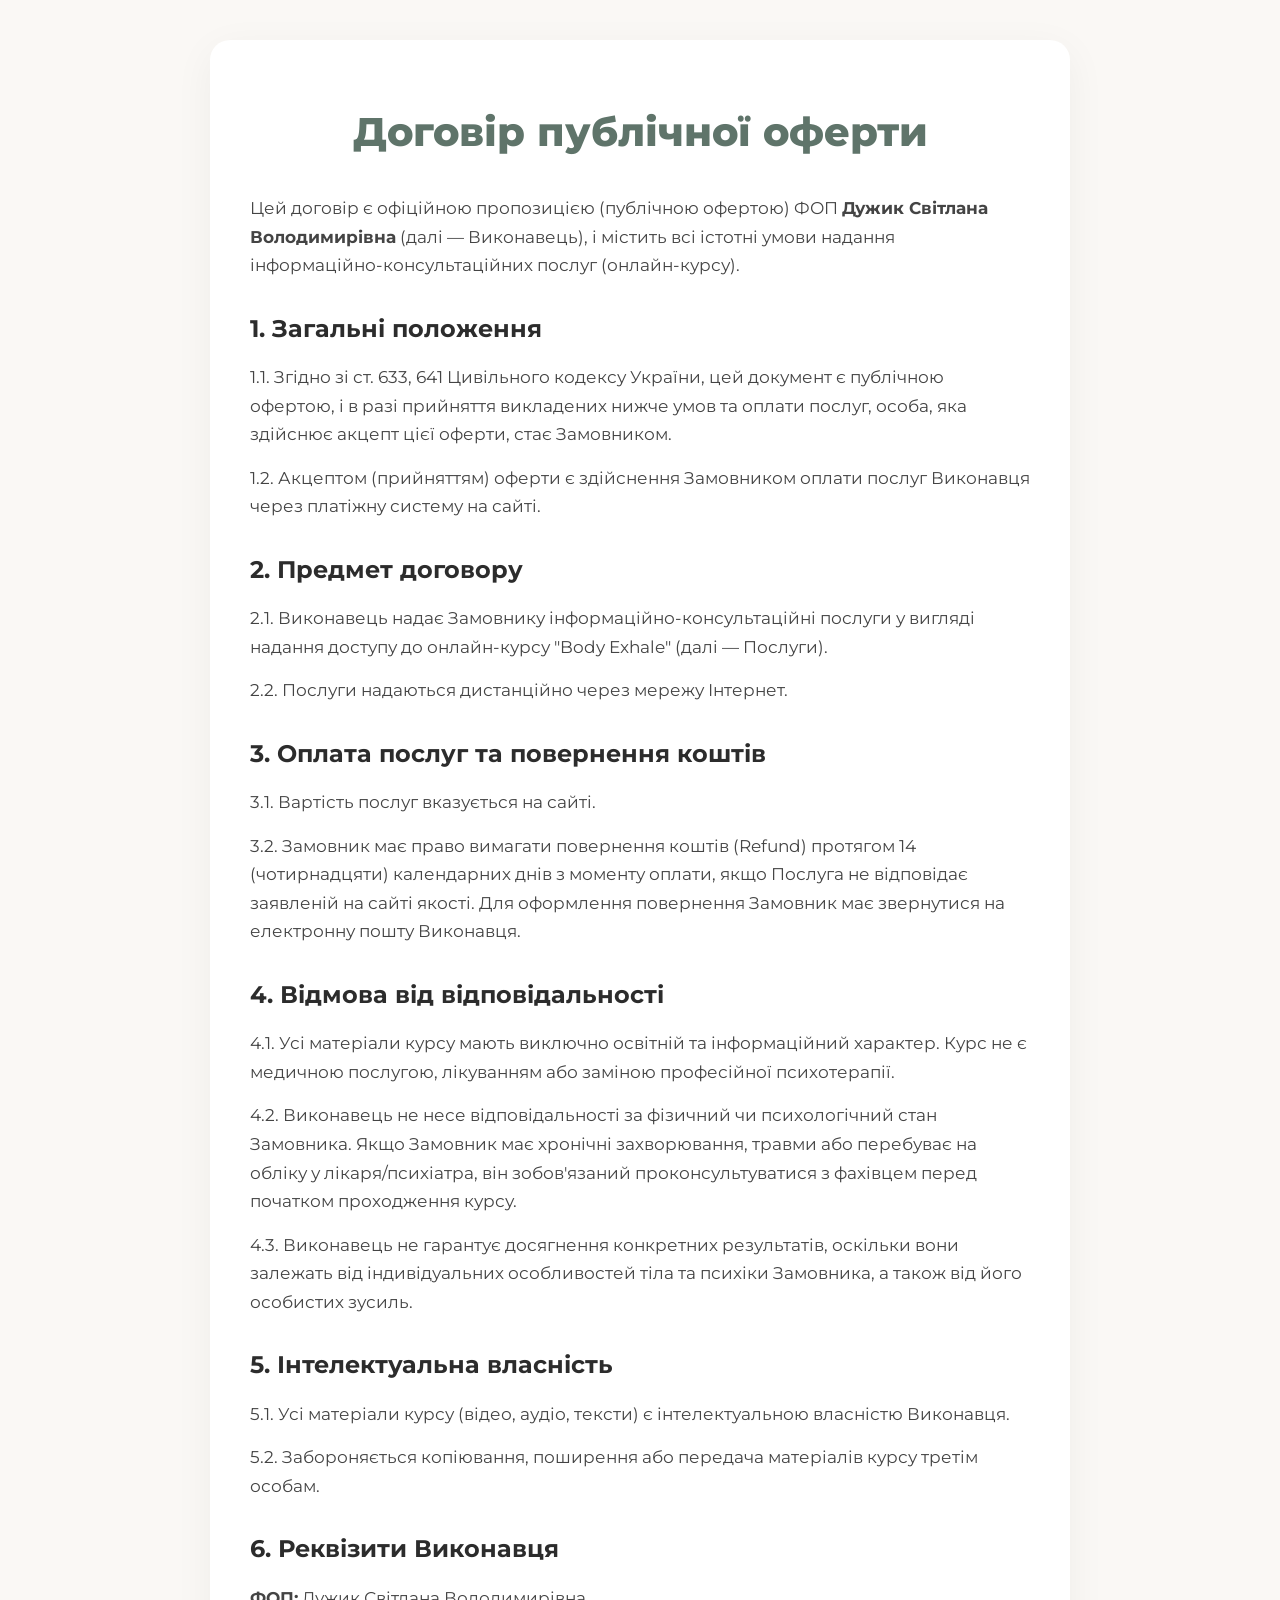
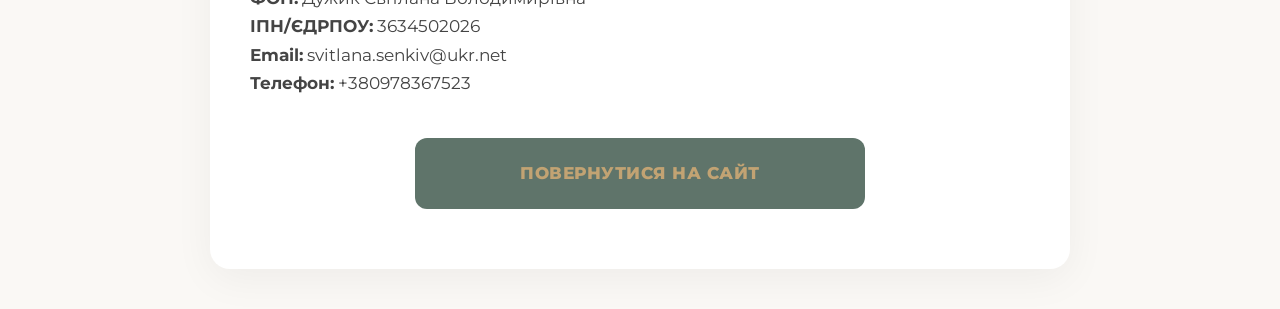
<file: offer.html>
<!DOCTYPE html>
<html lang="uk">
<head>
    <meta charset="UTF-8">
    <meta name="viewport" content="width=device-width, initial-scale=1.0">
    <title>Публічна оферта | Body Exhale</title>
    <link href="https://fonts.googleapis.com/css2?family=Montserrat:wght@300;400;500;600;700&family=Cormorant+Garamond:ital,wght@0,600;1,400&display=swap" rel="stylesheet">
    <link rel="stylesheet" href="style.css">
    <style>
        .legal-page { background: #fff; padding: 60px 40px; border-radius: 20px; text-align: left; margin: 40px auto; box-shadow: 0 10px 40px rgba(0,0,0,0.05); }
        .legal-page h1 { font-size: 2.5rem; margin-bottom: 30px; color: var(--bg-dark); text-align: center; }
        .legal-page h2 { font-size: 1.5rem; margin: 30px 0 15px; font-family: 'Montserrat', sans-serif; font-weight: 700; }
        .legal-page p, .legal-page li { margin-bottom: 15px; font-size: 1.05rem; color: #444; line-height: 1.7; }
        .legal-page ul { margin-left: 20px; margin-bottom: 20px; }
    </style>
</head>
<body>
    <div class="container">
        <div class="legal-page">
            <h1>Договір публічної оферти</h1>
            <p>Цей договір є офіційною пропозицією (публічною офертою) ФОП <strong>Дужик Світлана Володимирівна</strong> (далі — Виконавець), і містить всі істотні умови надання інформаційно-консультаційних послуг (онлайн-курсу).</p>
            
            <h2>1. Загальні положення</h2>
            <p>1.1. Згідно зі ст. 633, 641 Цивільного кодексу України, цей документ є публічною офертою, і в разі прийняття викладених нижче умов та оплати послуг, особа, яка здійснює акцепт цієї оферти, стає Замовником.</p>
            <p>1.2. Акцептом (прийняттям) оферти є здійснення Замовником оплати послуг Виконавця через платіжну систему на сайті.</p>

            <h2>2. Предмет договору</h2>
            <p>2.1. Виконавець надає Замовнику інформаційно-консультаційні послуги у вигляді надання доступу до онлайн-курсу "Body Exhale" (далі — Послуги).</p>
            <p>2.2. Послуги надаються дистанційно через мережу Інтернет.</p>

            <h2>3. Оплата послуг та повернення коштів</h2>
            <p>3.1. Вартість послуг вказується на сайті.</p>
            <p>3.2. Замовник має право вимагати повернення коштів (Refund) протягом 14 (чотирнадцяти) календарних днів з моменту оплати, якщо Послуга не відповідає заявленій на сайті якості. Для оформлення повернення Замовник має звернутися на електронну пошту Виконавця.</p>

            <h2>4. Відмова від відповідальності </h2>
            <p>4.1. Усі матеріали курсу мають виключно освітній та інформаційний характер. Курс не є медичною послугою, лікуванням або заміною професійної психотерапії.</p>
            <p>4.2. Виконавець не несе відповідальності за фізичний чи психологічний стан Замовника. Якщо Замовник має хронічні захворювання, травми або перебуває на обліку у лікаря/психіатра, він зобов'язаний проконсультуватися з фахівцем перед початком проходження курсу.</p>
            <p>4.3. Виконавець не гарантує досягнення конкретних результатів, оскільки вони залежать від індивідуальних особливостей тіла та психіки Замовника, а також від його особистих зусиль.</p>

            <h2>5. Інтелектуальна власність</h2>
            <p>5.1. Усі матеріали курсу (відео, аудіо, тексти) є інтелектуальною власністю Виконавця.</p>
            <p>5.2. Забороняється копіювання, поширення або передача матеріалів курсу третім особам.</p>

            <h2>6. Реквізити Виконавця</h2>
            <p>
                <strong>ФОП:</strong> Дужик Світлана Володимирівна<br>
                <strong>ІПН/ЄДРПОУ:</strong> 3634502026<br>
                <strong>Email:</strong> svitlana.senkiv@ukr.net<br>
                <strong>Телефон:</strong> +380978367523
            </p>
            
            <div style="text-align: center; margin-top: 40px;">
                <a href="index.html" class="btn btn-dark">Повернутися на сайт</a>
            </div>
        </div>
    </div>
</body>
</html>
</file>
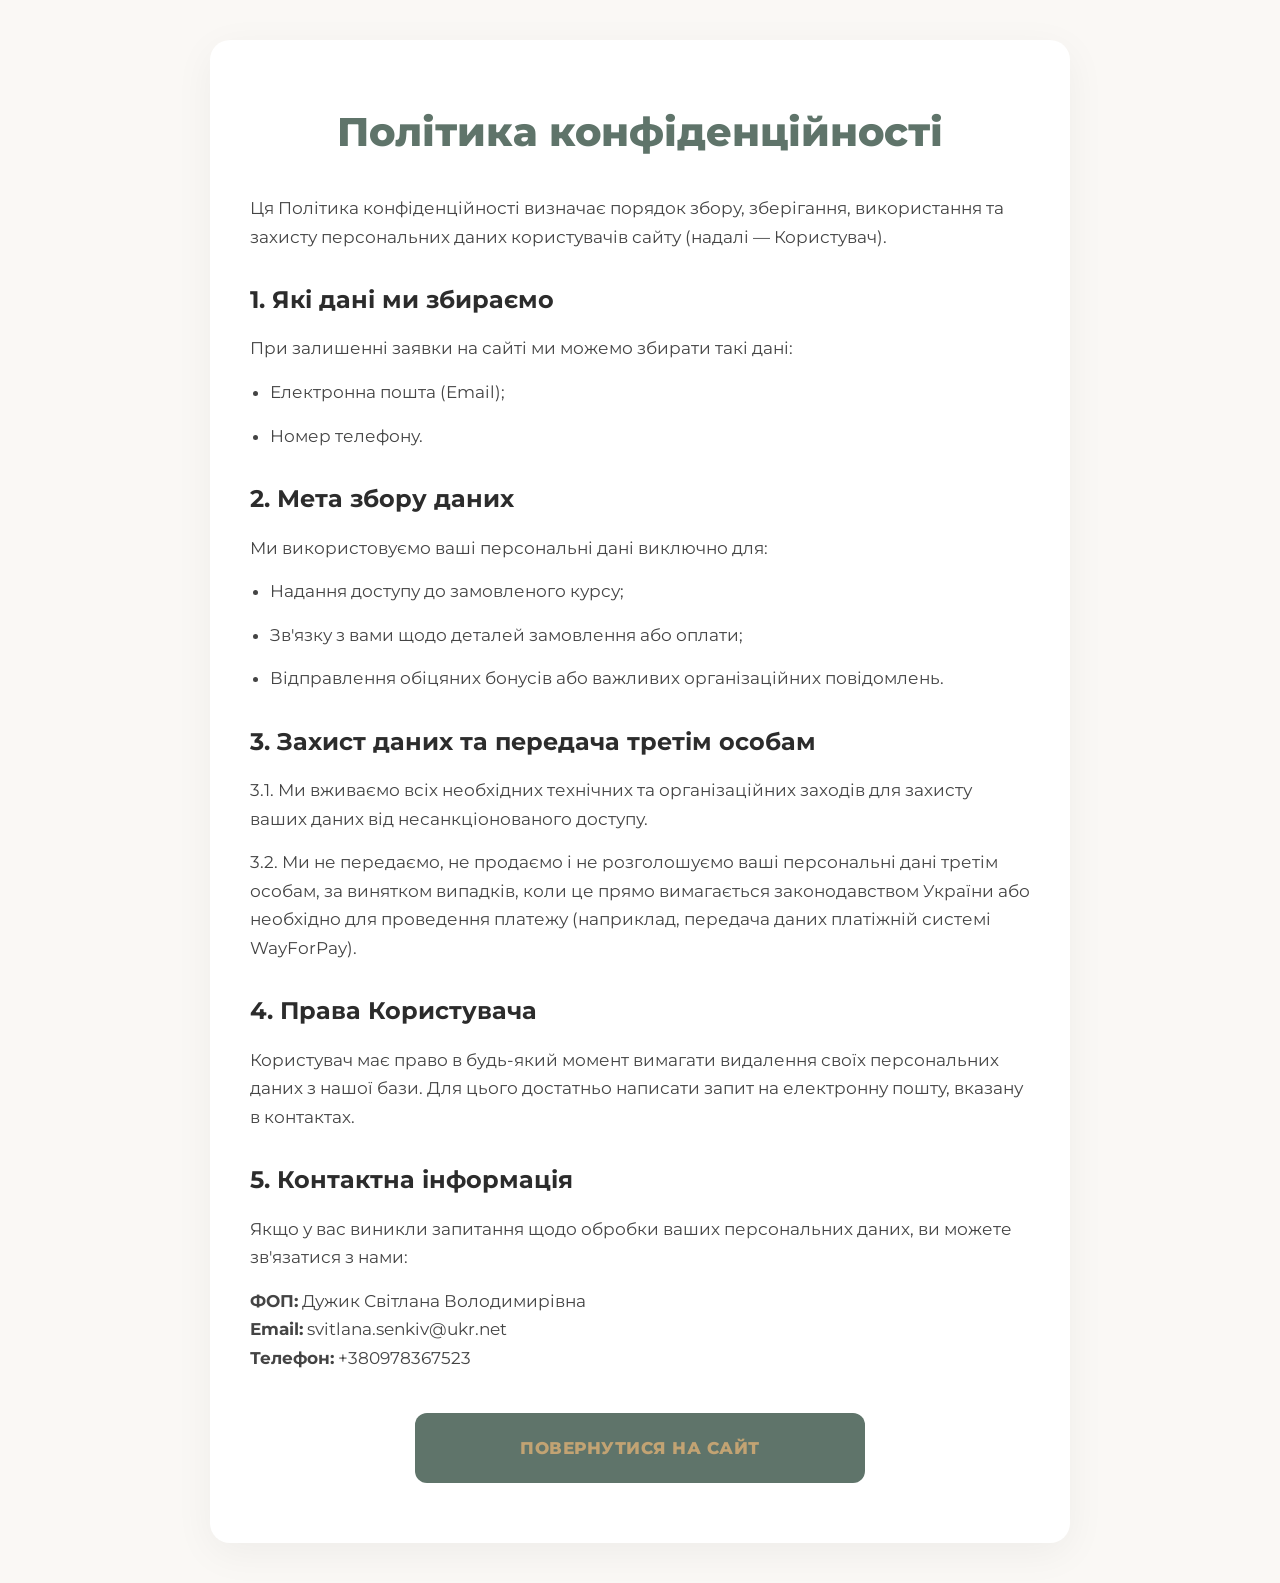
<file: privacy.html>
<!DOCTYPE html>
<html lang="uk">
<head>
    <meta charset="UTF-8">
    <meta name="viewport" content="width=device-width, initial-scale=1.0">
    <title>Політика конфіденційності | Body Exhale</title>
    <link href="https://fonts.googleapis.com/css2?family=Montserrat:wght@300;400;500;600;700&family=Cormorant+Garamond:ital,wght@0,600;1,400&display=swap" rel="stylesheet">
    <link rel="stylesheet" href="style.css">
    <style>
        .legal-page { background: #fff; padding: 60px 40px; border-radius: 20px; text-align: left; margin: 40px auto; box-shadow: 0 10px 40px rgba(0,0,0,0.05); }
        .legal-page h1 { font-size: 2.5rem; margin-bottom: 30px; color: var(--bg-dark); text-align: center; }
        .legal-page h2 { font-size: 1.5rem; margin: 30px 0 15px; font-family: 'Montserrat', sans-serif; font-weight: 700; }
        .legal-page p, .legal-page li { margin-bottom: 15px; font-size: 1.05rem; color: #444; line-height: 1.7; }
        .legal-page ul { margin-left: 20px; margin-bottom: 20px; }
    </style>
</head>
<body>
    <div class="container">
        <div class="legal-page">
            <h1>Політика конфіденційності</h1>
            <p>Ця Політика конфіденційності визначає порядок збору, зберігання, використання та захисту персональних даних користувачів сайту (надалі — Користувач).</p>

            <h2>1. Які дані ми збираємо</h2>
            <p>При залишенні заявки на сайті ми можемо збирати такі дані:</p>
            <ul>
                <li>Електронна пошта (Email);</li>
                <li>Номер телефону.</li>
            </ul>

            <h2>2. Мета збору даних</h2>
            <p>Ми використовуємо ваші персональні дані виключно для:</p>
            <ul>
                <li>Надання доступу до замовленого курсу;</li>
                <li>Зв'язку з вами щодо деталей замовлення або оплати;</li>
                <li>Відправлення обіцяних бонусів або важливих організаційних повідомлень.</li>
            </ul>

            <h2>3. Захист даних та передача третім особам</h2>
            <p>3.1. Ми вживаємо всіх необхідних технічних та організаційних заходів для захисту ваших даних від несанкціонованого доступу.</p>
            <p>3.2. Ми не передаємо, не продаємо і не розголошуємо ваші персональні дані третім особам, за винятком випадків, коли це прямо вимагається законодавством України або необхідно для проведення платежу (наприклад, передача даних платіжній системі WayForPay).</p>

            <h2>4. Права Користувача</h2>
            <p>Користувач має право в будь-який момент вимагати видалення своїх персональних даних з нашої бази. Для цього достатньо написати запит на електронну пошту, вказану в контактах.</p>

            <h2>5. Контактна інформація</h2>
            <p>Якщо у вас виникли запитання щодо обробки ваших персональних даних, ви можете зв'язатися з нами:</p>
            <p>
                <strong>ФОП:</strong> Дужик Світлана Володимирівна<br>
                <strong>Email:</strong> svitlana.senkiv@ukr.net<br>
                <strong>Телефон:</strong> +380978367523
            </p>
            
            <div style="text-align: center; margin-top: 40px;">
                <a href="index.html" class="btn btn-dark">Повернутися на сайт</a>
            </div>
        </div>
    </div>
</body>
</html>
</file>
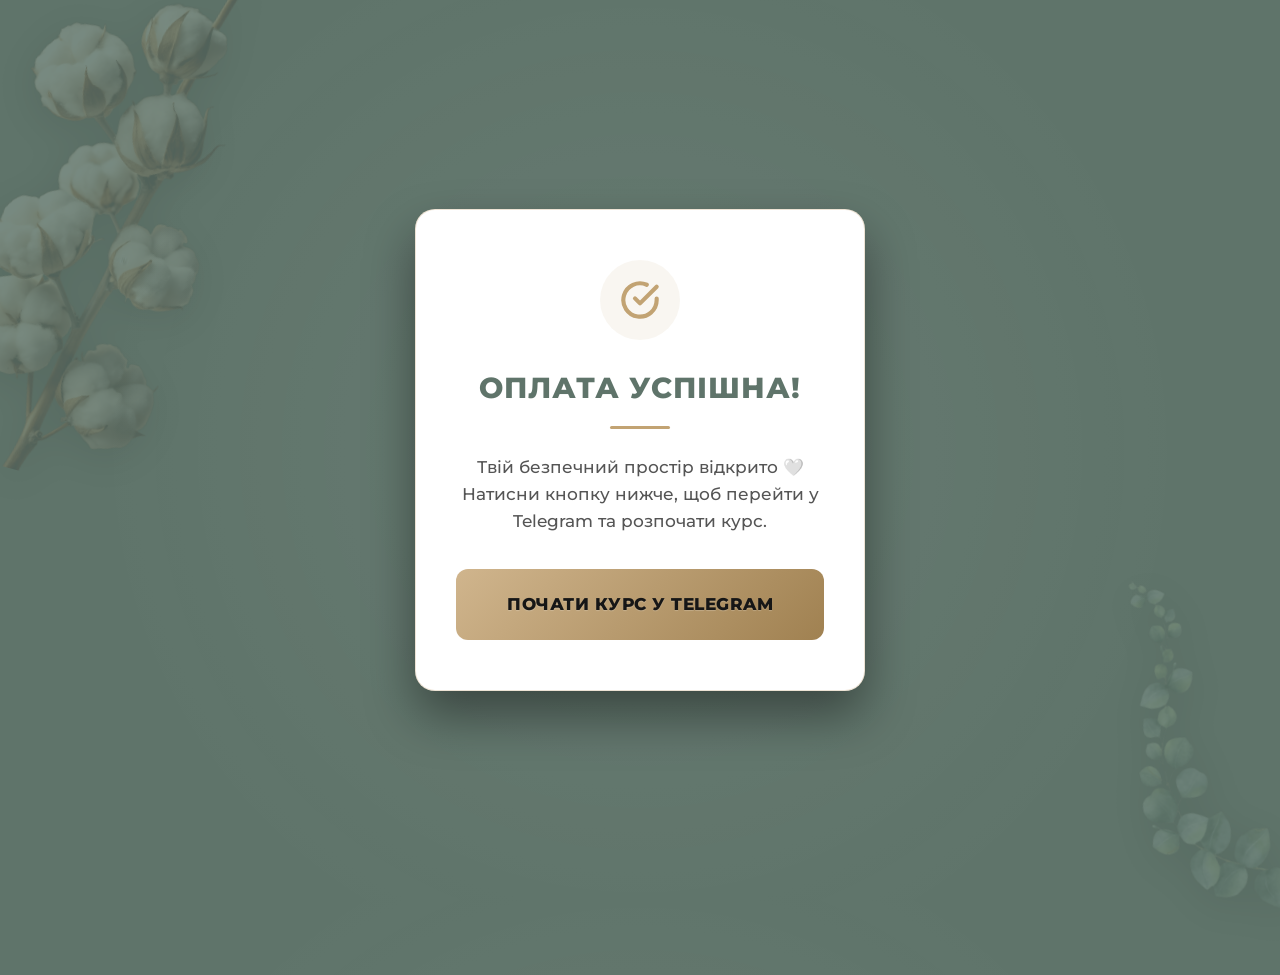
<file: success.html>
<!DOCTYPE html>
<html lang="uk">
<head>
    <meta charset="UTF-8">
    <meta name="viewport" content="width=device-width, initial-scale=1.0">
    <title>Оплата успішна | Body Exhale</title>
    <meta name="facebook-domain-verification" content="mfu9cwr9xoaihtvyh222j7u4irdtxe" />
    
    <link href="https://fonts.googleapis.com/css2?family=Montserrat:wght@300;400;500;600;700;800&family=Cormorant+Garamond:ital,wght@0,400;0,600;1,400&display=swap" rel="stylesheet">
    
    <link rel="stylesheet" href="style.css">

    <style>
        /* Специфічні стилі саме для центрування цієї сторінки */
        body {
            background-color: var(--bg-dark); /* Темно-зелений фон */
            min-height: 100vh;
            display: flex;
            align-items: center;
            justify-content: center;
            padding: 20px;
            overflow: hidden; /* Щоб не було зайвого скролу */
            background-image: radial-gradient(circle at center, rgba(255,255,255,0.05) 0%, transparent 70%);
        }
        
        .success-card {
            background: #fff;
            padding: 50px 40px;
            border-radius: var(--radius);
            max-width: 450px;
            width: 100%;
            text-align: center;
            box-shadow: 0 25px 50px rgba(0,0,0,0.4);
            border: 1px solid rgba(194, 163, 115, 0.3);
            position: relative;
            z-index: 10;
        }

        .success-icon {
            width: 80px;
            height: 80px;
            background: rgba(194, 163, 115, 0.1);
            border-radius: 50%;
            display: flex;
            align-items: center;
            justify-content: center;
            margin: 0 auto 25px;
            color: var(--gold);
        }

        .success-icon svg {
            width: 40px;
            height: 40px;
            stroke-width: 2.5;
        }

        .success-card h1 {
            font-size: 1.8rem;
            color: var(--bg-dark);
            margin-bottom: 15px;
            text-transform: uppercase;
            letter-spacing: 1px;
            font-weight: 800;
        }

        .success-card p {
            color: #555;
            font-size: 1.05rem;
            margin-bottom: 35px;
            line-height: 1.6;
            font-weight: 500;
        }

        .decor-line {
            width: 60px;
            height: 3px;
            background: var(--gold);
            margin: 0 auto 25px;
            border-radius: 3px;
        }

        /* Декоративні квіти на фоні по кутах */
        .bg-flower {
            position: absolute;
            opacity: 0.15;
            z-index: 1;
            pointer-events: none;
            filter: drop-shadow(0 10px 20px rgba(0,0,0,0.5));
        }
        .flower-1 { top: -50px; left: -50px; width: 300px; transform: rotate(15deg); }
        .flower-2 { bottom: -50px; right: -50px; width: 250px; transform: rotate(-15deg); }

        @media (max-width: 480px) {
            .success-card { padding: 40px 25px; }
            .success-card h1 { font-size: 1.5rem; }
            .success-card p { font-size: 0.95rem; }
        }
    </style>

    <script>
    !function(f,b,e,v,n,t,s)
    {if(f.fbq)return;n=f.fbq=function(){n.callMethod?
    n.callMethod.apply(n,arguments):n.queue.push(arguments)};
    if(!f._fbq)f._fbq=n;n.push=n;n.loaded=!0;n.version='2.0';
    n.queue=[];t=b.createElement(e);t.async=!0;
    t.src=v;s=b.getElementsByTagName(e)[0];
    s.parentNode.insertBefore(t,s)}(window, document,'script',
    'https://connect.facebook.net/en_US/fbevents.js');
    
    /* Ініціалізація вашого пікселя */
    fbq('init', '1625849898561536');
    fbq('track', 'PageView');
    
    /* Відстеження покупки */
    fbq('track', 'Purchase', {value: 399.00, currency: 'UAH'});
    </script>
    <noscript><img height="1" width="1" style="display:none"
    src="https://www.facebook.com/tr?id=1625849898561536&ev=PageView&noscript=1"
    /></noscript>
    </head>
<body>

    <img src="flower-1.png" alt="" class="bg-flower flower-1">
    <img src="flower-2.png" alt="" class="bg-flower flower-2">

    <div class="success-card">
        <div class="success-icon">
            <svg viewBox="0 0 24 24" fill="none" stroke="currentColor" stroke-linecap="round" stroke-linejoin="round">
                <path d="M22 11.08V12a10 10 0 1 1-5.93-9.14"></path>
                <polyline points="22 4 12 14.01 9 11.01"></polyline>
            </svg>
        </div>
        
        <h1>Оплата успішна!</h1>
        <div class="decor-line"></div>
        <p>Твій безпечний простір відкрито 🤍<br>Натисни кнопку нижче, щоб перейти у Telegram та розпочати курс.</p>
        
        <a href="https://t.me/ListenFeelHeal_bot?start=ZGw6MzE4NzQ5" class="btn btn-gold pulse" style="width: 100%; box-sizing: border-box;">ПОЧАТИ КУРС У TELEGRAM</a>
    </div>

</body>
</html>
</file>
<file: style.css>
/* ================= ЗМІННІ ТА БАЗА ================= */ 
:root { 
    --bg-light: #FAF8F5; 
    --bg-dark: #5F746A; 
    --gold: #C2A373; 
    --gold-hover: #A88B5E; 
    --text-dark: #2C2C2C; 
    --text-light: #FFFFFF; 
    --shadow-soft: 0 10px 30px rgba(0,0,0,0.05); 
    --shadow-hover: 0 15px 40px rgba(194, 163, 115, 0.12); 
    --radius: 20px;
} 

* { margin: 0; padding: 0; box-sizing: border-box; } 
html { 
    scroll-behavior: smooth; 
    overflow-x: clip; 
    max-width: 100vw; 
}

body { 
    font-family: 'Montserrat', sans-serif; 
    background-color: var(--bg-light); 
    color: var(--text-dark); 
    line-height: 1.6; 
    overflow-x: clip; 
    max-width: 100vw;
}

.container { max-width: 900px; margin: 0 auto; padding: 0 20px; } 
.text-center { text-align: center; } 
.text-light { color: var(--text-light); } 
.text-gold { color: var(--gold); } 
.section-padding { padding: 80px 0; } 
.mt-20 { margin-top: 20px; } 
.mt-30 { margin-top: 30px; }
.mt-40 { margin-top: 40px; } 
.mt-50 { margin-top: 50px; }
.mb-15 { margin-bottom: 15px; font-size: 1.05rem; color: #444; }
.mb-20 { margin-bottom: 20px; }
.mb-30 { margin-bottom: 30px; }

h1, h2, h3, h4 { font-weight: 800; } 
.gold-text { color: var(--gold); } 
.text-upper { text-transform: uppercase; }
.text-italic { font-style: italic; }
.fs-1-1 { font-size: 1.1rem; }
.gold { color: var(--gold); }

/* ================= КНОПКИ ТА ПУЛЬС ================= */ 
.btn { 
    display: inline-block; padding: 22px 30px; font-size: 1.05rem; font-weight: 800; 
    text-transform: uppercase; text-decoration: none; border-radius: 12px; 
    border: none; cursor: pointer; transition: all 0.3s ease; text-align: center; 
    width: 100%; max-width: 450px; letter-spacing: 0.5px; 
} 
.btn:hover { transform: translateY(-3px); } 

.btn-gold { 
    background: linear-gradient(135deg, #D0B58D 0%, #A08151 100%); 
    color: #161616 !important; 
    text-shadow: 0 1px 1px rgba(255,255,255,0.2); 
} 
.btn-gold:hover { 
    background: linear-gradient(135deg, #DFC49C 0%, #AF8F5C 100%); 
    box-shadow: 0 10px 25px rgba(160, 129, 81, 0.4); 
    color: #000 !important;
} 

.btn-dark { background-color: var(--bg-dark); color: var(--gold); } 
.btn-dark:hover { background-color: #4F6259; box-shadow: 0 10px 20px rgba(0,0,0,0.3); } 
.full-width { max-width: 100%; } 
.huge-btn { font-size: 1.15rem; padding: 25px 20px; white-space: normal; } 

.pulse { animation: pulse-animation 2.5s infinite; } 
@keyframes pulse-animation { 
    0% { box-shadow: 0 0 0 0 rgba(208, 181, 141, 0.5); } 
    70% { box-shadow: 0 0 0 15px rgba(208, 181, 141, 0); } 
    100% { box-shadow: 0 0 0 0 rgba(208, 181, 141, 0); } 
} 

/* ================= КАРТКИ (ОНОВЛЕНО З ГЛИБОКОЮ ТІННЮ ДЛЯ ТЕМНИХ) ================= */
.premium-card {
    background: #fff; border-radius: var(--radius); padding: 40px 30px; 
    box-shadow: var(--shadow-soft); transition: all 0.4s cubic-bezier(0.25, 0.8, 0.25, 1);
    border: 1px solid rgba(0,0,0,0.03);
    position: relative; 
}
.hover-lift { transition: transform 0.4s ease, box-shadow 0.4s ease; }
.hover-lift:hover { transform: translateY(-5px); box-shadow: var(--shadow-hover); border-color: rgba(194,163,115,0.2);}

/* Темні картки (включно з блоком болю) */
.premium-card--dark, 
.premium-card--dark.sticky-card { 
    background-color: var(--bg-dark) !important; 
    border-color: rgba(194, 163, 115, 0.3) !important; /* Золота рамка для преміальності */
    overflow: hidden !important; 
    box-shadow: 0 25px 50px rgba(0,0,0,0.3) !important; /* ДОДАНО ГЛИБОКУ ТІНЬ */
}
.premium-card--dark.sticky-card {
    margin-bottom: 0 !important; /* Щоб не стрибали при налипанні */
}
/* Вимикаємо підйом при наведенні для липких темних карток, фіксуємо тінь */
.premium-card--dark:hover { 
    transform: translateY(0) !important; 
    box-shadow: 0 25px 50px rgba(0,0,0,0.3) !important; 
}

.premium-card--dark.premium-card-split::after {
    content: '';
    position: absolute;
    bottom: 0;
    left: 0;
    width: 100%;
    height: 60px; 
    background: linear-gradient(to top, rgba(95, 116, 106, 0.6) 0%, rgba(95, 116, 106, 0) 100%);
    pointer-events: none;
    z-index: 5;
}

.premium-card--dark h2, 
.premium-card--dark h3, 
.premium-card--dark h4 { 
    color: #FFFFFF !important; 
    letter-spacing: 0px !important; /* Узгоджено з Montserrat */
}
.premium-card--dark p, 
.premium-card--dark span { 
    color: #F0F4F2 !important; 
}
.premium-card--dark .big-statement {
    color: #E2CBAA !important; 
}
.premium-card--gold-border { border: 2px solid var(--gold); box-shadow: 0 15px 40px rgba(194,163,115,0.1); }

/* Адаптація відступів налипання для мобільних */
@media (max-width: 600px) {
    .premium-card--dark.premium-card-split.sticky-card {
        top: calc(10vh + (var(--idx) * 12px)) !important;
    }
}

/* ================= HERO ================= */ 
.hero { 
    background-color: var(--bg-dark); 
    color: var(--text-light); 
    padding: 80px 0 140px; 
    position: relative; 
    overflow: hidden; 
    display: flex;
    align-items: center;
    justify-content: center;
} 
.hero-content { position: relative; z-index: 10; }
.small-logo { max-width: 90px; height: auto; margin: 0 auto 30px; border-radius: 50%; border: 1px solid var(--gold); padding: 5px; display: block; }
.pre-title { color: #FFFFFF !important; font-weight: 600 !important; letter-spacing: 2px; margin-bottom: 15px; font-size: 1rem; text-transform: uppercase; } 
.hero h1 { font-size: 3.5rem; line-height: 1.1; margin-bottom: 15px; text-transform: uppercase; } 
.hero h1 span { color: var(--gold); } 
.typewriter-wrapper { min-height: 4rem; display: flex; justify-content: center; align-items: center; margin-bottom: 40px; }
.subtitle { font-family: 'Montserrat', sans-serif !important; font-size: 1.4rem !important; font-style: normal !important; font-weight: 500 !important; color: #E5E0D8; margin: 0;} 
.subtitle::after { content: '|'; animation: blink 1s step-end infinite; color: var(--gold); }
@keyframes blink { 50% { opacity: 0; } }

.hero-vignette {
    position: absolute; top: 0; left: 0; width: 100%; height: 100%;
    background: radial-gradient(circle at center, transparent 20%, rgba(0,0,0,0.5) 100%);
    z-index: 1; pointer-events: none; 
}
.hero-decor {
    position: absolute !important; z-index: 2 !important; pointer-events: none !important;
    filter: drop-shadow(0 10px 20px rgba(0,0,0,0.15)) !important; 
    height: auto !important; object-fit: contain !important; opacity: 0.75 !important; 
}
.flower-top-left { width: 250px !important; top: -50px !important; left: -80px !important; transform-origin: center center !important; animation: sway-flipped 8s ease-in-out infinite !important; }
.flower-top-right { width: 250px !important; top: -50px !important; right: -80px !important; transform-origin: center center !important; animation: sway-flipped-reverse 7s ease-in-out infinite !important; }
.flower-bottom-left { width: 250px !important; bottom: -60px !important; left: -80px !important; transform-origin: bottom left !important; animation: sway-branch 9s ease-in-out infinite !important; }
.flower-bottom-right { width: 220px !important; bottom: -40px !important; right: -80px !important; transform-origin: bottom right !important; animation: sway-branch-reverse 8s ease-in-out infinite !important; }

.gold-gradient-text {
    background: linear-gradient(135deg, #E2CBAA 0%, #C2A373 50%, #A08151 100%);
    -webkit-background-clip: text; -webkit-text-fill-color: transparent; display: inline-block;
    filter: drop-shadow(0 4px 10px rgba(0,0,0,0.4)); font-weight: 900;
}

@keyframes sway-branch { 0%, 100% { transform: rotate(0deg); } 50% { transform: rotate(3deg); } }
@keyframes sway-branch-reverse { 0%, 100% { transform: rotate(0deg); } 50% { transform: rotate(-3deg); } }
@keyframes sway-flipped { 0%, 100% { transform: scaleY(-1) rotate(0deg); } 50% { transform: scaleY(-1) rotate(3deg); } }
@keyframes sway-flipped-reverse { 0%, 100% { transform: scaleY(-1) rotate(0deg); } 50% { transform: scaleY(-1) rotate(-3deg); } }

/* ================= СИМПТОМИ / ФІЛОСОФІЯ ================= */ 
.section-title { font-size: 2.2rem; margin-bottom: 30px; color: var(--bg-dark); text-transform: uppercase; line-height: 1.2; } 
.subtitle-text { font-size: 1.2rem; color: #666; max-width: 700px; margin: 0 auto; }
.philosophy-bento { display: grid; grid-template-columns: 1fr 1fr; gap: 30px; text-align: left; max-width: 1000px; margin: 0 auto;}
.philosophy { background-color: var(--bg-dark); } 
.big-statement { font-family: 'Cormorant Garamond', serif; font-size: 2.8rem; color: var(--gold); font-style: italic; line-height: 1.2;} 
.learn-grid { display: flex; flex-direction: column; gap: 15px; } 
.learn-item { 
    background: rgba(0,0,0,0.15); color: var(--text-light); padding: 20px; border-radius: 12px; 
    border-left: 4px solid var(--gold); font-size: 1.05rem; display: flex; align-items: center; gap: 15px; box-shadow: 0 5px 15px rgba(0,0,0,0.1);
} 

/* ================= БЛОК АВТОРА (Я ПОРУЧ) - АБСОЛЮТНА БРОНЯ БЕЗ ФЛЕКСУ ================= */
.lfh-author-section { 
    background-color: var(--bg-light); 
    padding: 80px 0; 
}
.lfh-author-card {
    padding: 0 !important;
    background-color: var(--bg-dark) !important;
    border-radius: var(--radius) !important;
    box-shadow: 0 25px 60px rgba(0,0,0,0.3) !important;
    position: relative !important;
    overflow: hidden !important; 
    display: block !important; /* ВИМИКАЄМО ФЛЕКС */
    width: 100%;
    min-height: 420px; 
}
.lfh-author-card::after {
    content: ''; 
    position: absolute; bottom: 0; left: 0; width: 100%; height: 120px;
    background: linear-gradient(to top, rgba(95, 116, 106, 1) 0%, rgba(95, 116, 106, 0) 100%);
    pointer-events: none; z-index: 15;
}
.lfh-author-content { 
    position: relative;
    z-index: 20; 
    width: 55%; 
    padding: 60px 40px 60px 60px; 
}
.lfh-author-title { 
    background: linear-gradient(135deg, #E2CBAA 0%, #C2A373 50%, #A08151 100%); 
    -webkit-background-clip: text; -webkit-text-fill-color: transparent; 
    display: inline-block; font-size: 2.2rem; margin-bottom: 25px; 
    text-transform: uppercase; font-weight: 800; filter: drop-shadow(0 2px 4px rgba(0,0,0,0.4)); 
}
.lfh-author-desc p { color: #F0F4F2; font-size: 1.05rem; margin-bottom: 20px; line-height: 1.6; font-weight: 400; }
.lfh-author-desc p strong { font-weight: 700; color: #FFFFFF; }

.lfh-author-image { 
    position: absolute !important; 
    bottom: 0 !important;
    right: 0 !important;
    width: 50% !important; /* Збільшили зону для фото */
    max-width: 550px !important; /* Дали більше місця в пікселях */
    height: 100% !important; 
    display: flex !important;
    justify-content: flex-end;
    align-items: flex-end;
    z-index: 10 !important;
}
.lfh-author-img { 
    width: 100% !important; 
    max-height: 110% !important; /* Дозволили фото вилізти трохи вище за текст */
    object-fit: contain !important; 
    object-position: bottom right !important; 
    display: block !important;
    
    /* ЗБІЛЬШУЄМО САМЕ ФОТО */
    transform: scale(1.15) !important; 
    transform-origin: bottom right !important; 
    
    filter: drop-shadow(-15px 10px 25px rgba(0,0,0,0.5)) !important; 
    -webkit-mask-image: linear-gradient(to bottom, rgba(0,0,0,1) 65%, rgba(0,0,0,0) 100%) !important; 
    mask-image: linear-gradient(to bottom, rgba(0,0,0,1) 65%, rgba(0,0,0,0) 100%) !important; 
}

/* ================= STICKY STACK ТА SPLIT КАРТКИ ================= */ 
.program-stack, .pressure-stack { display: flex; flex-direction: column; padding-bottom: 20px !important; position: relative; max-width: 800px; margin: 40px auto 0; }
.sticky-card:last-child { margin-bottom: 0 !important; }
.sticky-card { 
    position: sticky; top: calc(12vh + (var(--idx) * 15px)); z-index: var(--idx); 
    text-align: left; background: #fff; padding: 35px !important;
    box-shadow: 0 -15px 35px rgba(0,0,0,0.1) !important; border-top: 1px solid rgba(194, 163, 115, 0.2); 
    border-radius: var(--radius); margin-bottom: 50px; 
}
.day-num { font-weight: 800; color: var(--gold); text-transform: uppercase; font-size: 0.9rem; margin-bottom: 10px; letter-spacing: 1px; } 
.sticky-card h4 { font-size: 1.3rem; margin-bottom: 12px; color: var(--bg-dark); } 
.sticky-card p { font-size: 1rem; color: #555; margin-bottom: 15px; } 
.practice { display: inline-block; background: var(--bg-light); padding: 6px 12px; border-radius: 6px; font-size: 0.85rem; font-weight: 600; color: var(--bg-dark); } 

.premium-card-split { display: flex !important; flex-direction: row !important; align-items: center !important; justify-content: space-between !important; padding: 0 0 0 50px !important; min-height: 280px !important; column-gap: 30px !important; }
.card-content-side { flex: 1 1 55% !important; text-align: left !important; padding: 40px 0 !important; }
.premium-card-split .card-content-side h4 { font-size: 1.6rem !important; margin-bottom: 15px !important; color: #FFFFFF !important; letter-spacing: 1px !important; }
.premium-card-split .card-content-side p { font-size: 1.1rem !important; line-height: 1.5 !important; color: #F0F4F2 !important; opacity: 1 !important; }
.card-image-side { flex: 0 0 40% !important; height: 100% !important; display: flex !important; justify-content: flex-end !important; align-items: flex-end !important; position: relative !important; z-index: 1 !important; }
.split-card-img { width: auto !important; height: 100% !important; max-height: 280px !important; object-fit: contain !important; object-position: bottom right !important; display: block !important; filter: drop-shadow(0 15px 30px rgba(0,0,0,0.3)) !important; }

/* ================= БОТ ================= */
.bot-showcase { padding-bottom: 120px; border-bottom: 1px solid rgba(255,255,255,0.05); background-color: var(--bg-dark); }
.bot-header-wrap { display: flex; flex-direction: column; align-items: center; }
.bot-pre-title { color: #E2CBAA !important; font-weight: 800; font-size: 1rem; letter-spacing: 2px; margin-bottom: 15px; text-transform: uppercase; } 
.bot-main-title { margin-bottom: 15px; color: #FFFFFF !important; }
.bot-subtitle { font-size: 1.2rem; color: #F0F4F2 !important; font-weight: 400; max-width: 700px; line-height: 1.5; margin: 0 auto; }
.bot-visual { display: flex; justify-content: center; position: relative; padding: 0; }
.clean-phone-wrapper { position: relative; width: 80%; max-width: 320px; margin: 0 auto; }
.clean-phone-img { width: 100%; display: block; height: auto; filter: drop-shadow(0 20px 40px rgba(0,0,0,0.5)); border-radius: 40px;}
.bot-features-list { display: flex; flex-direction: column; gap: 15px; max-width: 700px; margin: 40px auto 0; }
.feature-row { display: flex; align-items: center; gap: 20px; background: #ffffff; padding: 22px 25px; border-radius: 20px; border: 1px solid rgba(0,0,0,0.03); box-shadow: var(--shadow-soft); transition: transform 0.3s ease, box-shadow 0.3s ease; }
.feature-row .f-icon { font-size: 2.2rem; line-height: 1; flex-shrink: 0; }
.feature-row .f-text strong { display: block; font-size: 1.1rem; margin-bottom: 5px; text-transform: none; }
.feature-row .f-text span { font-size: 0.95rem; color: #666; line-height: 1.4; display: block; font-weight: 400; }

/* ================= БЕЗ ТИСКУ ================= */ 
.pressure-bento { display: grid; grid-template-columns: 1fr 1.3fr; gap: 40px; align-items: flex-start; max-width: 1000px; margin: 0 auto;}
.pressure-image-wrapper { width: 100%; border-radius: var(--radius); overflow: hidden; box-shadow: 0 15px 40px rgba(0,0,0,0.08); position: relative !important; top: auto !important; }
.pressure-img { width: 100%; height: auto; object-fit: cover; display: block; aspect-ratio: 4/5;} 
.pressure-stack-wrapper { text-align: left; }
.pressure-stack { margin-top: 0; }
.pressure-stack .sticky-card { padding: 35px !important; top: calc(15vh + (var(--idx) * 15px)); }
.p-icon svg { width: 36px; height: 36px; color: var(--gold); stroke-width: 1.5; margin-bottom: 15px; }

/* ================= ВІДГУКИ: ПОВНИЙ ІДЕАЛЬНИЙ КОД ================= */

/* 1. Обгортка з маскою розмиття */
.reviews-wrapper { 
    overflow: hidden; 
    padding: 40px 0 80px 0; /* Місце для збільшення карток */
    margin-top: 20px; 
    position: relative;
    
    /* Плавне розмиття по краях (Fade effect) */
    -webkit-mask-image: linear-gradient(to right, transparent 0%, black 15%, black 85%, transparent 100%);
    mask-image: linear-gradient(to right, transparent 0%, black 15%, black 85%, transparent 100%);
}

/* 2. Трек, що рухається */
.reviews-track {
    display: flex;
    width: max-content;
    gap: 30px;
    /* Анімація ЗЛІВА НАПРАВО */
    animation: scroll-reviews 45s linear infinite; 
    will-change: transform;
}

/* Клас для зупинки (керується через JS) */
.reviews-track.paused {
    animation-play-state: paused !important;
}

/* 3. Група карток (для безшовного циклу) */
.reviews-group {
    display: flex;
    gap: 30px;
}

/* 4. Сама картка відгуку */
.review-card { 
    width: 420px; 
    background-color: var(--bg-dark); 
    border: 1px solid rgba(194, 163, 115, 0.3); 
    box-shadow: 0 15px 35px rgba(0,0,0,0.25); 
    color: #fff; 
    text-align: left; 
    padding: 40px; 
    border-radius: var(--radius); 
    display: flex;
    flex-direction: column;
    cursor: pointer;
    transition: transform 0.4s cubic-bezier(0.25, 0.8, 0.25, 1), box-shadow 0.4s ease, border-color 0.3s ease;
}

/* Стан при наведенні (для комп'ютера) */
@media (min-width: 1025px) {
    .review-card:hover {
        transform: scale(1.05);
        box-shadow: 0 25px 50px rgba(0,0,0,0.4);
        border-color: var(--gold);
        z-index: 10;
    }
    .reviews-track:hover {
        animation-play-state: paused;
    }
}

/* Стан при активному кліку (для телефону і ПК) */
.review-card.is-active {
    transform: scale(1.05) !important;
    box-shadow: 0 25px 50px rgba(0,0,0,0.4) !important;
    border-color: var(--gold) !important;
    z-index: 10;
}

/* Елементи всередині картки */
.stars { color: var(--gold); font-size: 1.4rem; margin-bottom: 20px; letter-spacing: 3px; }
.review-text { font-style: italic; font-size: 1.05rem; color: #E5E0D8; margin-bottom: 30px; font-weight: 400; line-height: 1.6; flex-grow: 1; }
.review-author { font-family: 'Montserrat', sans-serif; font-weight: 700; font-size: 1.1rem; color: #FFFFFF; border-top: 1px solid rgba(255,255,255,0.1); padding-top: 20px; }

/* 5. Ключові кадри: РУХ ЗЛІВА НАПРАВО */
@keyframes scroll-reviews {
    0% { transform: translateX(calc(-50% - 15px)); } 
    100% { transform: translateX(0); }
}

/* ================= АДАПТАЦІЯ ДЛЯ МОБІЛЬНИХ ================= */
@media (max-width: 600px) {
    .reviews-wrapper {
        -webkit-mask-image: linear-gradient(to right, transparent 0%, black 10%, black 90%, transparent 100%);
        mask-image: linear-gradient(to right, transparent 0%, black 10%, black 90%, transparent 100%);
        padding: 40px 0;
    }

    .review-card {
        width: 280px; /* Вужча ширина, щоб бачити краї інших карток */
        padding: 25px;
    }

    .stars { font-size: 1.1rem; margin-bottom: 15px; }
    .review-text { font-size: 0.9rem; line-height: 1.5; margin-bottom: 20px; }
    .review-author { font-size: 0.95rem; padding-top: 15px; }

    .reviews-track, .reviews-group { gap: 15px; }

    @keyframes scroll-reviews {
        0% { transform: translateX(calc(-50% - 7.5px)); }
        100% { transform: translateX(0); }
    }
}

/* ================= ОФФЕР ================= */ 
.offer-section { background-color: var(--bg-light); } 
.offer-bento { max-width: 700px; margin: 0 auto; }
.perfect-price-row { display: flex; justify-content: center; align-items: baseline; gap: 15px; flex-wrap: nowrap; white-space: nowrap; }
.price-current { font-size: 4.5rem; font-weight: 900; color: var(--gold); line-height: 1; display: inline-flex; align-items: baseline; white-space: nowrap; letter-spacing: -2px; }
.price-current .currency-symbol { font-size: 0.5em; font-weight: 700; vertical-align: super; color: var(--gold); margin-left: 5px; }
.price-old { font-size: 1.8rem; color: rgba(255,255,255,0.4); text-decoration: line-through !important; font-weight: 600; display: inline-flex; align-items: baseline; white-space: nowrap; }
.price-old .currency-symbol-old { font-size: 0.8rem; font-weight: 400; margin-left: 4px; }
/* Градієнтна ціна в головному блоці оферу */
.offer-card .price-current,
.offer-card .price-current .currency-symbol {
    background: linear-gradient(135deg, #D0B58D 0%, #A08151 100%) !important;
    -webkit-background-clip: text !important;
    -webkit-text-fill-color: transparent !important;
    color: transparent !important; /* Перебиваємо будь-які старі кольори */
}

/* ================= ФУТЕР ================= */ 
footer { background: var(--bg-dark); color: var(--text-light); padding: 80px 20px 120px; border-top: 1px solid rgba(255,255,255,0.05); } 
.legal-info { margin: 0 auto; font-size: 0.85rem; color: #999; max-width: 700px; line-height: 1.6; } 
.legal-contacts { margin-bottom: 20px; } 
.legal-contacts strong { color: var(--gold); font-size: 0.95rem; } 
.legal-links { margin: 20px 0; } 
.legal-links a { color: var(--gold); text-decoration: underline; transition: 0.3s; } 
.legal-links a:hover { color: #fff; } 
.divider { margin: 0 10px; color: #555; } 
.disclaimer { font-size: 0.75rem; color: #666; text-align: justify; margin-bottom: 30px; } 
.copyright { font-size: 0.8rem; color: #555; text-transform: uppercase; letter-spacing: 1px; } 

/* ================= СТІКІ БАР ================= */
.premium-action-bar {
    position: fixed !important; bottom: 20px !important; left: 50% !important; transform: translateX(-50%) translateY(0) !important;
    display: flex !important; width: 92% !important; max-width: 420px !important; height: 90px !important; 
    background-color: var(--bg-dark) !important; border-radius: 25px !important; box-shadow: 0 25px 60px rgba(0,0,0,0.6) !important;
    overflow: hidden !important; cursor: pointer !important; z-index: 9999 !important; border: 1px solid rgba(255,255,255,0.08) !important;
    transition: transform 0.4s cubic-bezier(0.25, 0.8, 0.25, 1), opacity 0.4s ease, filter 0.3s ease !important; opacity: 1 !important; pointer-events: auto !important;
}
.premium-action-bar:hover { filter: brightness(1.08) !important; transform: translateX(-50%) translateY(-3px) !important; }
.premium-action-bar.sticky-hidden { transform: translateX(-50%) translateY(150px) !important; opacity: 0 !important; pointer-events: none !important; }
.pab-info { display: flex !important; flex-direction: column !important; justify-content: center !important; align-items: flex-start !important; padding: 0 25px !important; background-color: var(--bg-dark) !important; flex: 0 0 auto !important; min-width: 130px !important; }
.pab-old-price { color: rgba(255,255,255,0.4) !important; font-weight: 300 !important; font-size: 0.95rem !important; text-decoration: line-through !important; line-height: 1 !important; }
.pab-price { 
    color: #FFFFFF !important; 
    font-weight: 800 !important; 
    font-size: 1.8rem !important; 
    line-height: 1 !important; 
    letter-spacing: -1px !important; 
    margin: 3px 0 !important; 
}
.pab-currency { font-size: 0.6em !important; vertical-align: super !important; font-weight: 700 !important; margin-left: 2px !important; }
.pab-action { display: flex !important; justify-content: center !important; align-items: center !important; flex: 1 1 auto !important; background: linear-gradient(135deg, #D0B58D 0%, #A08151 100%) !important; color: #161616 !important; font-weight: 800 !important; font-size: 1.05rem !important; text-transform: uppercase !important; letter-spacing: 1.5px !important; border-left: 1px solid rgba(0, 0, 0, 0.1) !important; padding: 0 20px !important; text-align: center !important; }

/* ================= POPUP (ОНОВЛЕНИЙ ПРЕМІУМ) ================= */ 
.modal-overlay { display: none; position: fixed; top: 0; left: 0; width: 100%; height: 100%; background: rgba(0,0,0,0.85); backdrop-filter: blur(8px); z-index: 10000; justify-content: center; align-items: center; padding: 20px; } 
.modal-overlay.active { display: flex; } 
.modal-content { background: var(--bg-light); width: 100%; max-width: 420px; padding: 45px 35px; border-radius: 30px; position: relative; text-align: center; color: var(--bg-dark); box-shadow: 0 25px 70px rgba(0,0,0,0.6); max-height: 90vh; overflow-y: auto; scrollbar-width: none; } 
.modal-content::-webkit-scrollbar { display: none; } 

/* Покращений хрестик */
.close-btn { position: absolute; top: 15px; right: 25px; font-size: 2.8rem; font-weight: 300; cursor: pointer; color: #999; transition: all 0.3s ease; line-height: 1; } 
.close-btn:hover { color: var(--bg-dark); transform: scale(1.1); } 

.modal-header h3 { font-size: 1.2rem; margin-bottom: 15px; font-weight: 800; color: var(--bg-dark); text-transform: uppercase; letter-spacing: 1px; } 

/* Градієнтна ціна в попапі */
.modal-price .price-current {
    background: linear-gradient(135deg, #D0B58D 0%, #A08151 100%);
    -webkit-background-clip: text; 
    -webkit-text-fill-color: transparent; 
    font-size: 3.2rem !important;
}

/* Поля вводу з красивим фокусом */
.popup-form input, .iti input, .iti input[type=text], .iti input[type=tel] { width: 100%; padding: 18px 20px 18px 60px !important; border: 2px solid rgba(0,0,0,0.05); border-radius: 15px; font-size: 1rem; font-family: 'Montserrat', sans-serif; font-weight: 600; text-align: left !important; margin-bottom: 15px; outline: none; background: #fff; color: var(--bg-dark); transition: all 0.3s ease; box-shadow: inset 0 2px 5px rgba(0,0,0,0.02); } 
.popup-form input:focus, .iti input:focus { border-color: var(--gold); box-shadow: 0 0 0 4px rgba(194,163,115,0.15), inset 0 2px 5px rgba(0,0,0,0.02); background: #FAF8F5; }

.email-wrapper, .phone-wrapper { margin-bottom: 15px; } 
.iti { width: 100%; display: block; } 
.iti__flag-container { border-radius: 15px 0 0 15px; } 
.iti__country-list { text-align: left; font-family: 'Montserrat', sans-serif; font-weight: 500; border-radius: 15px; max-width: 300px; color: var(--bg-dark); box-shadow: 0 15px 40px rgba(0,0,0,0.15); border: none; } 

.secure-text { margin-top: 25px; font-size: 0.85rem; font-weight: 600; color: #888; text-align: center; }

/* ================= АНІМАЦІЇ ПОЯВИ ================= */ 
[data-reveal] { opacity: 0; transition: all 0.8s cubic-bezier(0.25, 1, 0.5, 1); will-change: opacity, transform; }
.reveal-up { transform: translateY(30px); }
.reveal-left { transform: translateX(-40px); }
.reveal-right { transform: translateX(40px); }
.reveal-zoom { transform: scale(0.95); translateY(20px); }
.active-reveal { opacity: 1 !important; transform: translate(0, 0) scale(1) !important; }
.delay-1 { transition-delay: 0.15s !important; } 
.delay-2 { transition-delay: 0.3s !important; }
.delay-3 { transition-delay: 0.45s !important; }
.delay-4 { transition-delay: 0.6s !important; }

/* ================= БЕДЖ "ОБМЕЖЕНА ПРОПОЗИЦІЯ" ================= */
.badge { display: inline-block; padding: 8px 20px; border: 1px solid var(--gold); border-radius: 50px; color: var(--gold); font-size: 0.85rem; font-weight: 800; letter-spacing: 1.5px; text-transform: uppercase; margin-bottom: 20px; background: rgba(194, 163, 115, 0.05); }
.glow-pulse { animation: smooth-glow 2s ease-in-out infinite alternate; }
@keyframes smooth-glow { 0% { box-shadow: 0 0 5px rgba(194, 163, 115, 0.1), inset 0 0 2px rgba(194, 163, 115, 0.1); text-shadow: 0 0 2px rgba(194, 163, 115, 0.2); border-color: rgba(194, 163, 115, 0.4); } 100% { box-shadow: 0 0 20px rgba(194, 163, 115, 0.7), inset 0 0 10px rgba(194, 163, 115, 0.3); text-shadow: 0 0 8px rgba(194, 163, 115, 0.8); border-color: var(--gold); } }

/* ================= ГЛОБАЛЬНА МОБІЛЬНА АДАПТАЦІЯ ================= */ 
@media (max-width: 768px) { 
    .container { padding: 0 15px; }
    .flower-top-left { width: 140px !important; top: -20px !important; left: -40px !important; }
    .flower-top-right { width: 150px !important; top: -20px !important; right: -40px !important; }
    .flower-bottom-left { width: 160px !important; bottom: -30px !important; left: -40px !important; }
    .flower-bottom-right { width: 140px !important; bottom: -20px !important; right: -40px !important; }
    .subtitle { font-size: 1.1rem !important; }
    .sticky-card { top: calc(8vh + (var(--idx) * 15px)); margin-bottom: 60px; }
    .hero h1 { font-size: 2.8rem; } 
    .typewriter-wrapper { min-height: 5rem; } 
    .offer-title { font-size: 1.5rem; }
    .bot-pre-title { font-size: 0.95rem; }
    .bot-subtitle { font-size: 1.05rem; padding: 0 10px; }
    .perfect-price-row { gap: 10px; }
    .price-current { font-size: 3.2rem; letter-spacing: -1px; }
    .price-old { font-size: 1.3rem; } 
    .trust-grid, .pressure-container, .philosophy-bento, .pressure-bento { grid-template-columns: 1fr; text-align: center; gap: 20px;} 
    .philosophy-bento .premium-card { padding: 30px 20px !important; }
    .big-statement { font-size: 2rem; }
    .learn-item { font-size: 1rem; padding: 15px; }
    .trust-image-wrapper { max-width: 100%; border: none; border-radius: 20px; }
    .trust-text-card { text-align: center; padding: 30px 20px !important;}
    .trust-text-card h2 { font-size: 1.8rem; }
    .pressure-ui-wrapper h2 { text-align: center; }
    .modal-content { max-height: 85vh; padding: 35px 20px; } 
    .clean-phone-wrapper { max-width: 260px; margin: 0 auto; }
    .bot-features-list { gap: 10px; padding: 0 10px; margin-top: 20px;}
    .feature-row { text-align: left; padding: 18px; gap: 15px;}
    .feature-row .f-text strong { font-size: 1rem; }
    .offer-card { padding: 40px 20px !important; }
    .premium-action-bar { bottom: 15px !important; width: 95% !important; height: 85px !important; border-radius: 20px !important; }
    .pab-info { padding: 0 20px !important; }
    .pab-old-price { font-size: 0.9rem !important; }
    .pab-price { font-size: 1.6rem !important; }
    .pab-action { font-size: 0.95rem !important; padding: 0 15px !important; }

    /* МОБІЛЬНИЙ СТІКІ КАРТ (СИМПТОМИ) */
    .premium-card-split { flex-direction: column !important; padding: 35px 25px 0 25px !important; height: auto !important; min-height: auto !important; justify-content: flex-start !important; gap: 15px !important; }
    .card-content-side { flex: 0 0 auto !important; text-align: center !important; padding: 0 !important; margin-bottom: 0 !important; position: relative !important; z-index: 10 !important; width: 100% !important; }
    .premium-card-split .card-content-side h4 { font-size: 1.4rem !important; margin-bottom: 10px !important; }
    .premium-card-split .card-content-side p { font-size: 1rem !important; margin-bottom: 0 !important; }
    .card-image-side { flex: 1 1 auto !important; width: 100% !important; position: relative !important; display: flex !important; justify-content: center !important; align-items: flex-end !important; padding: 0 !important; margin-top: 0 !important; z-index: 1 !important; }
    .split-card-img { height: auto !important; max-height: 260px !important; width: auto !important; max-width: 100% !important; object-fit: contain !important; object-position: bottom center !important; display: block !important; filter: drop-shadow(0 15px 30px rgba(0,0,0,0.3)) !important; }
    .premium-card--dark.premium-card-split::after { height: 50px; background: linear-gradient(to top, rgba(95, 116, 106, 0.9) 0%, rgba(95, 116, 106, 0) 100%); }

    /* МОБІЛЬНИЙ АВТОР (СВІТЛАНА) */
    .lfh-author-card { display: flex !important; flex-direction: column !important; min-height: auto !important; }
    .lfh-author-content { width: 100% !important; order: 1; padding: 40px 25px 0 25px !important; text-align: center; }
    .lfh-author-title { font-size: 1.8rem; margin-bottom: 20px; }
    .lfh-author-desc p { font-size: 1rem; margin-bottom: 15px; text-align: center; }
    .lfh-author-image { position: relative !important; order: 2; width: 100% !important; max-width: 100% !important; height: auto !important; min-height: 250px !important; margin-top: 10px !important; justify-content: center !important; }
    .lfh-author-img { 
        max-width: 320px !important; 
        max-height: 380px !important; 
        margin: 0 auto !important; 
        object-position: bottom center !important; 
        
        /* СУНЕМО ВЛІВО НА 25 пікселів */
        transform: translateX(-25px) !important; 
        
        -webkit-mask-image: linear-gradient(to bottom, rgba(0,0,0,1) 75%, rgba(0,0,0,0) 100%) !important; 
        mask-image: linear-gradient(to bottom, rgba(0,0,0,1) 75%, rgba(0,0,0,0) 100%) !important; 
    }
}

/* ================= ПРЕЛОАДЕР (ЕКРАН ЗАВАНТАЖЕННЯ) ================= */
#premium-preloader {
    position: fixed;
    top: 0;
    left: 0;
    width: 100%;
    height: 100%;
    background-color: var(--bg-dark);
    z-index: 999999;
    display: flex;
    flex-direction: column; /* Ставить текст ПІД логотипом */
    justify-content: center;
    align-items: center;
    transition: opacity 0.8s ease-out, visibility 0.8s ease-out;
}

/* Пульсуюче лого по центру */
.preloader-logo {
    width: 100px;
    height: auto;
    border-radius: 50%;
    border: 2px solid var(--gold);
    padding: 8px;
    background-color: #fff;
}

/* Текст під логотипом */
.preloader-text {
    color: var(--gold);
    margin-top: 25px;
    font-size: 1.1rem;
    font-weight: 500;
    letter-spacing: 2px;
    text-transform: uppercase;
    text-align: center;
    animation: fade-pulse 2s infinite alternate; /* Легке мерехтіння */
}

/* Анімація для тексту */
@keyframes fade-pulse {
    0% { opacity: 0.5; }
    100% { opacity: 1; text-shadow: 0 0 10px rgba(194, 163, 115, 0.4); }
}

/* Клас для ховання прелоадера */
.preloader-hidden {
    opacity: 0 !important;
    visibility: hidden !important;
}

/* Блокуємо скрол */
body.loading-lock {
    overflow: hidden !important;
}

/* ================= ФІНАЛЬНИЙ ПРЕМІУМ З ФІРМОВИМ ЗЕЛЕНИМ ТА MONTSERRAT ================= */

/* Фіксуємо контейнер */
.program-stack { 
    display: flex !important; 
    flex-direction: column !important; 
    gap: 50px !important; 
    padding-bottom: 100px !important; 
}
.sticky-card {
    margin-bottom: 0 !important; 
}

/* Картка дня: ФІРМОВИЙ ЗЕЛЕНИЙ колір + преміальна рамка і тінь */
.day-card.sticky-card.day-card--program,
.day-card.sticky-card.day-card--program-final {
    background: var(--bg-dark) !important; /* Чистий фірмовий зелений без градієнтів */
    border: 1px solid rgba(194, 163, 115, 0.3) !important; /* Тонка золота рамка */
    box-shadow: 0 25px 50px rgba(0,0,0,0.3) !important; /* Глибока тінь для об'єму */
    display: flex !important;
    flex-direction: row;
    align-items: center;
    gap: 40px;
    padding: 40px !important;
    border-radius: var(--radius) !important;
}

/* Картинки (збільшені) */
.day-program-img {
    width: 200px !important; 
    height: 200px !important;
    object-fit: contain;
    flex-shrink: 0;
    transform: scale(1.3); 
}

/* Блок тексту справа */
.day-program-content {
    flex: 1;
    text-align: left !important;
    z-index: 2; 
}

/* НАПИС "ДЕНЬ 1": Золотий, з відступами */
.day-card--program .day-num,
.day-card--program .day-num--gold,
.day-card--program .day-num--pearl,
.day-card--program-final .day-num,
.day-card--program-final .day-num--gold {
    color: var(--gold) !important; 
    font-weight: 700 !important;
    font-size: 0.9rem !important;
    letter-spacing: 2.5px !important;
    text-transform: uppercase !important;
    margin-bottom: 10px !important;
}

/* ЗАГОЛОВОК: Товстий оригінальний Montserrat, білий */
.day-card--program h4,
.day-card--program-final h4 { 
    font-family: 'Montserrat', sans-serif !important; 
    color: #FFFFFF !important; 
    font-size: 2.2rem !important; 
    font-weight: 800 !important;
    letter-spacing: 0px !important;
    line-height: 1.1 !important;
    margin-bottom: 12px !important;
}

/* ОПИС: Теплий світло-сірий */
.day-card--program p,
.day-card--program-final p { 
    color: #E5E0D8 !important; 
    font-size: 1.1rem !important; 
    font-weight: 500 !important;
    line-height: 1.6 !important;
    margin-bottom: 25px !important; 
}

/* МІНІ-ВСТАВКИ ПРАКТИК (прозорий фон, біла рамка, круглі "пігулки") */
.day-card--program .practice,
.day-card--program .practice--light,
.day-card--program .practice--dark,
.day-card--program-final .practice,
.day-card--program-final .practice--dark {
    background: transparent !important; 
    color: #FFFFFF !important; 
    border: 1px solid rgba(255,255,255,0.4) !important;
    padding: 8px 22px !important;
    font-size: 0.95rem !important;
    font-weight: 500 !important;
    border-radius: 50px !important; /* Овальна форма */
    display: inline-block !important;
    letter-spacing: 0.5px;
}

/* --- АДАПТАЦІЯ ДЛЯ МОБІЛЬНИХ ТЕЛЕФОНІВ --- */
@media (max-width: 600px) {
    .program-stack { gap: 40px !important; padding-bottom: 80px !important; }

    .day-card.sticky-card.day-card--program,
    .day-card.sticky-card.day-card--program-final {
        flex-direction: column !important; 
        text-align: center !important;
        padding: 35px 25px !important;
        gap: 15px;
        top: calc(10vh + (var(--idx) * 12px)) !important; 
    }
    
    .day-program-img {
        width: 140px !important; 
        height: 140px !important;
        transform: scale(1.3); 
        margin-bottom: 15px;
    }
    
    .day-program-content { text-align: center !important; }
    
    .day-card--program h4,
    .day-card--program-final h4 {
        font-size: 1.8rem !important;
    }
}

/* ================= ФІКС НАЛИПАННЯ ТА СТРИБКІВ КАРТОК ================= */

/* Робимо стабільний контейнер з фіксованою відстанню (gap) */
.program-stack, .pressure-stack { 
    display: flex !important; 
    flex-direction: column !important; 
    gap: 50px !important; /* Стабільна відстань між картками замість margin */
    padding-bottom: 100px !important; /* Даємо великий запас місця внизу, щоб 7 картка мала куди скролитися */
}

/* Прибираємо margin, який ламав "липкість" */
.sticky-card {
    margin-bottom: 0 !important; /* ВАЖЛИВО! */
    will-change: transform; /* Допомагає браузеру не "смикати" картку під час скролу */
}

/* Додаткова адаптація для мобільного, щоб картки не з'їдали весь екран */
@media (max-width: 600px) {
    .program-stack, .pressure-stack {
        gap: 40px !important;
        padding-bottom: 80px !important;
    }
    
    /* Зменшуємо крок налипання зверху на телефоні */
    .day-card.sticky-card.day-card--program,
    .day-card.sticky-card.day-card--program-final {
        top: calc(8vh + (var(--idx) * 10px)) !important; 
    }
}
</file>
